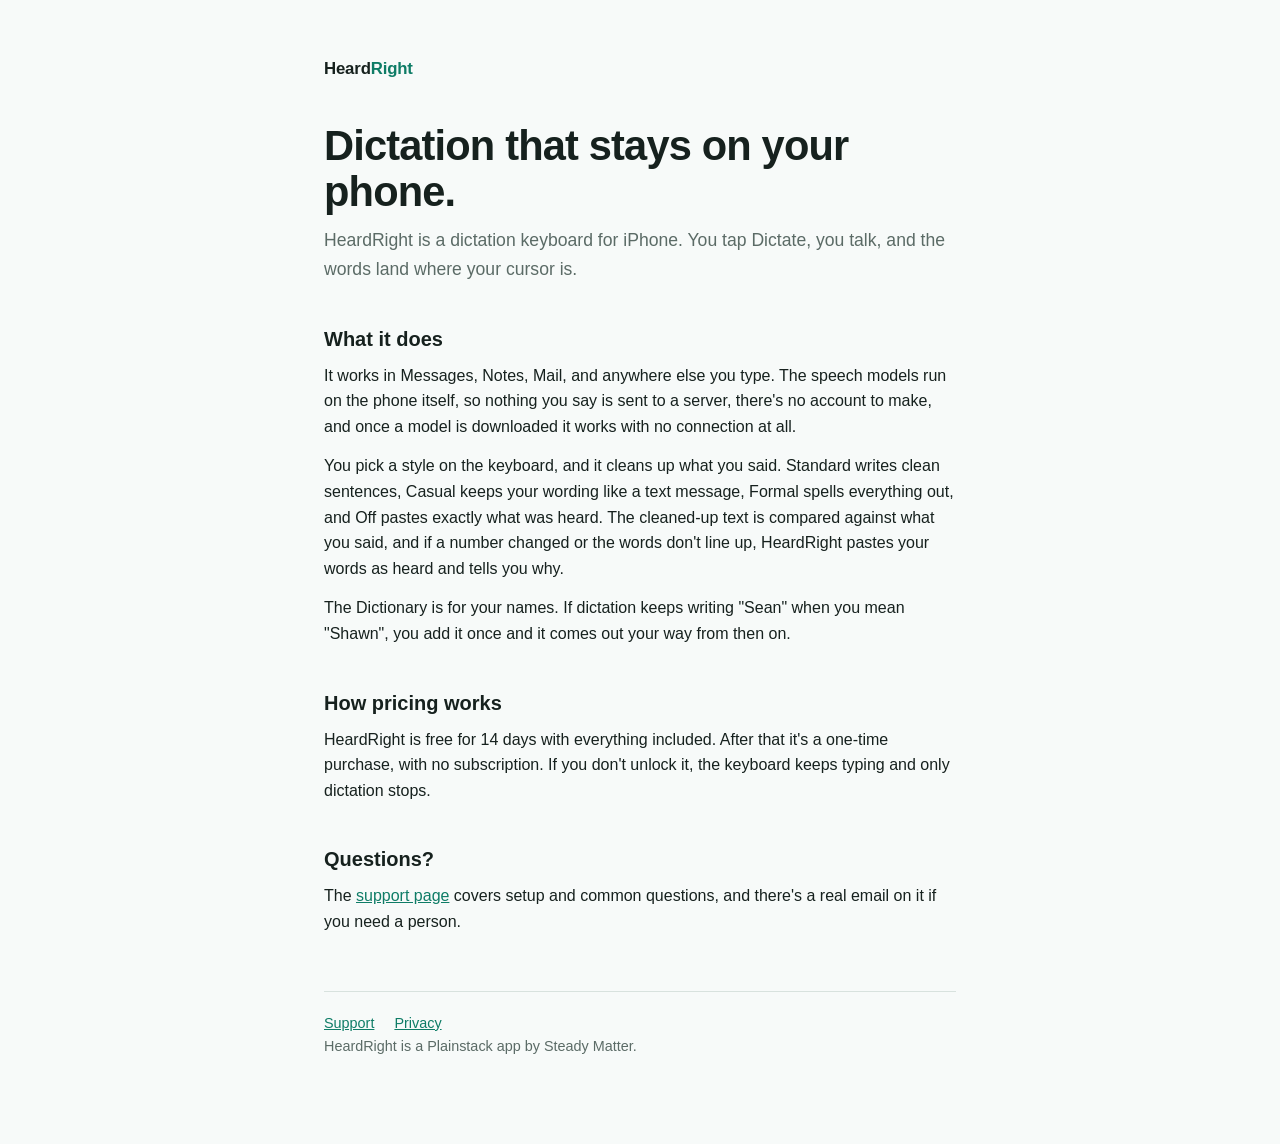
<file: index.html>
<!doctype html>
<html lang="en">
<head>
  <meta charset="utf-8">
  <meta name="viewport" content="width=device-width, initial-scale=1">
  <title>HeardRight — Dictation Keyboard for iPhone</title>
  <link rel="stylesheet" href="style.css">
</head>
<body>
<main>
  <header class="site">
    <a class="wordmark" href="index.html">Heard<span>Right</span></a>
  </header>

  <h1>Dictation that stays on your phone.</h1>
  <p class="lede">HeardRight is a dictation keyboard for iPhone. You tap Dictate, you talk, and the words land where your cursor is.</p>

  <h2>What it does</h2>
  <p>It works in Messages, Notes, Mail, and anywhere else you type. The speech models run on the phone itself, so nothing you say is sent to a server, there's no account to make, and once a model is downloaded it works with no connection at all.</p>
  <p>You pick a style on the keyboard, and it cleans up what you said. Standard writes clean sentences, Casual keeps your wording like a text message, Formal spells everything out, and Off pastes exactly what was heard. The cleaned-up text is compared against what you said, and if a number changed or the words don't line up, HeardRight pastes your words as heard and tells you why.</p>
  <p>The Dictionary is for your names. If dictation keeps writing "Sean" when you mean "Shawn", you add it once and it comes out your way from then on.</p>

  <h2>How pricing works</h2>
  <p>HeardRight is free for 14 days with everything included. After that it's a one-time purchase, with no subscription. If you don't unlock it, the keyboard keeps typing and only dictation stops.</p>

  <h2>Questions?</h2>
  <p>The <a href="support.html">support page</a> covers setup and common questions, and there's a real email on it if you need a person.</p>

  <footer>
    <nav>
      <a href="support.html">Support</a>
      <a href="privacy.html">Privacy</a>
    </nav>
    <p>HeardRight is a Plainstack app by Steady Matter.</p>
  </footer>
</main>
</body>
</html>
</file>
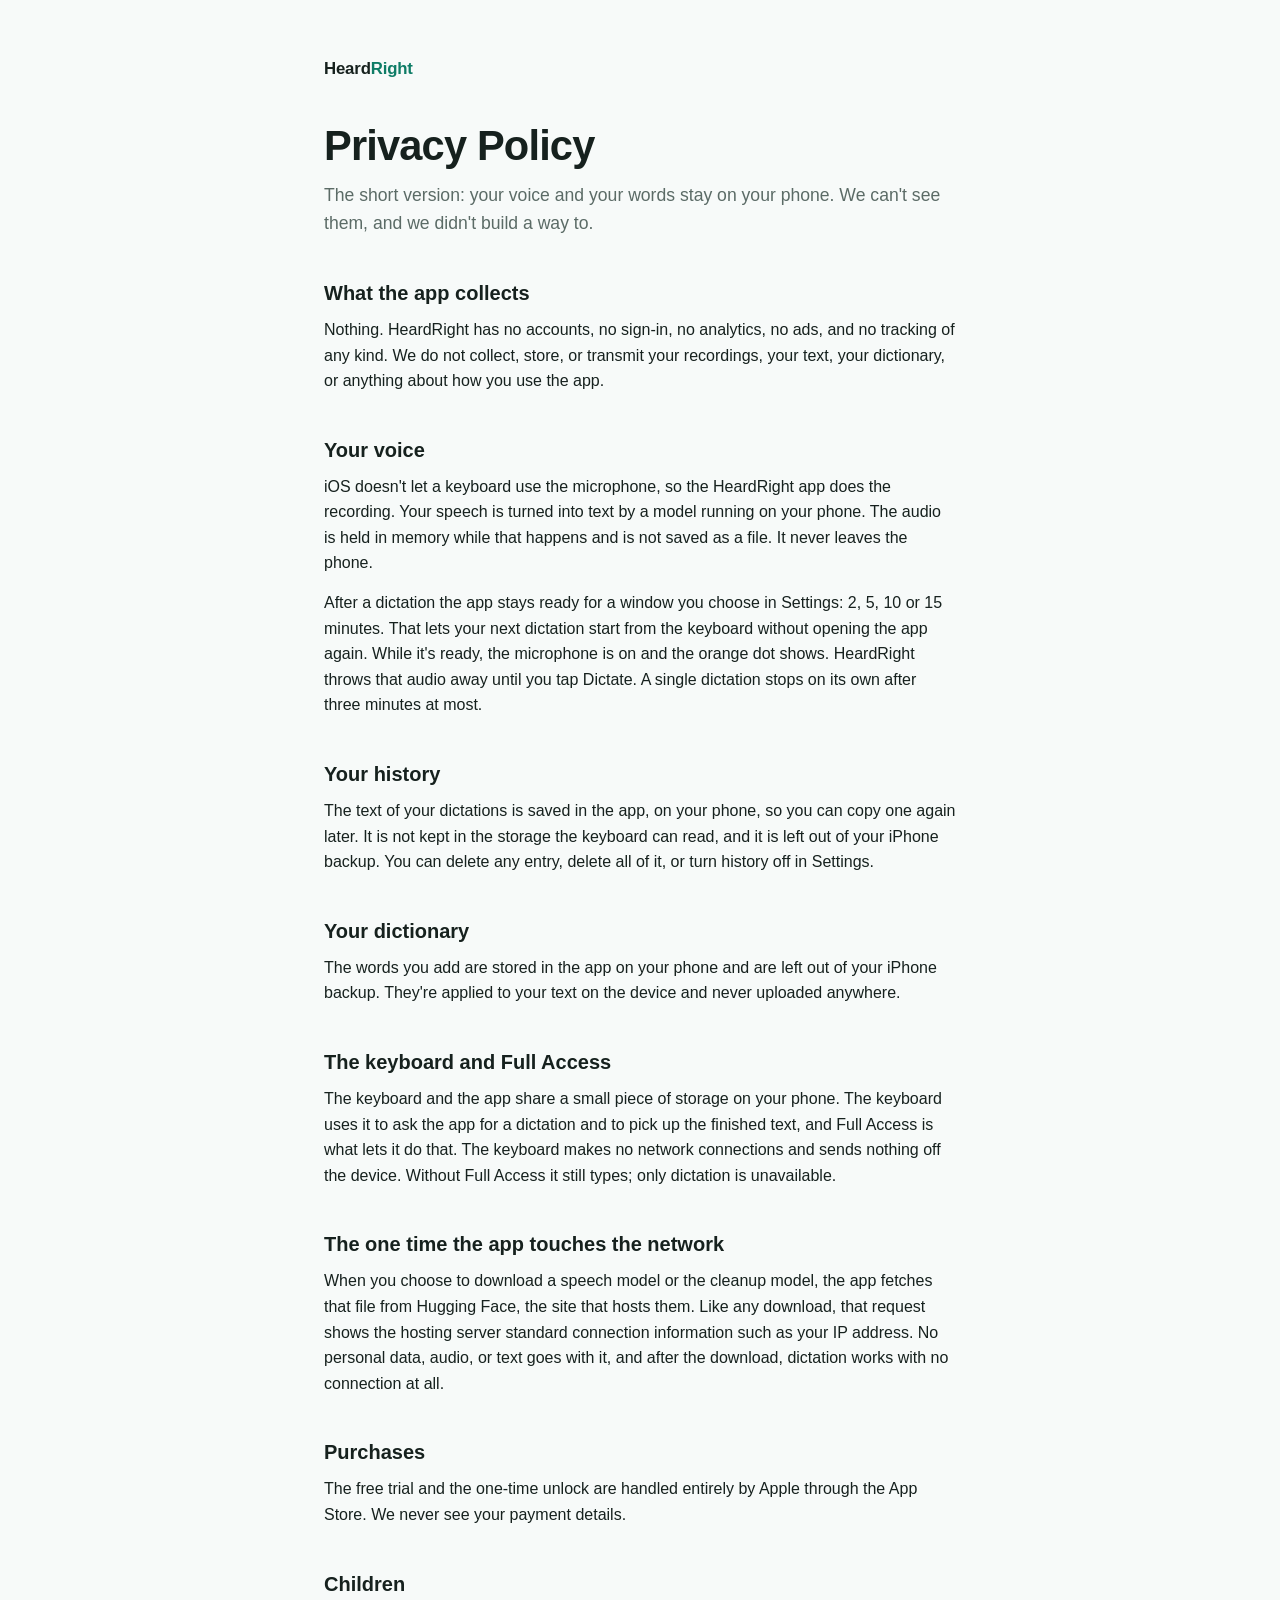
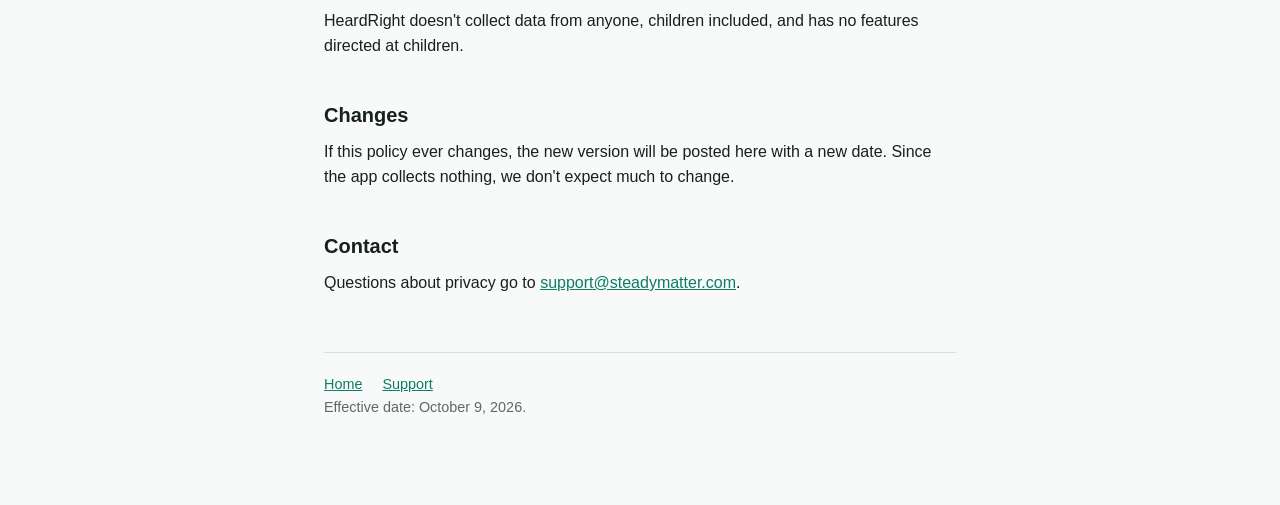
<file: privacy.html>
<!doctype html>
<html lang="en">
<head>
  <meta charset="utf-8">
  <meta name="viewport" content="width=device-width, initial-scale=1">
  <title>HeardRight Privacy Policy</title>
  <link rel="stylesheet" href="style.css">
</head>
<body>
<main>
  <header class="site">
    <a class="wordmark" href="index.html">Heard<span>Right</span></a>
  </header>

  <h1>Privacy Policy</h1>
  <p class="lede">The short version: your voice and your words stay on your phone. We can't see them, and we didn't build a way to.</p>

  <h2>What the app collects</h2>
  <p>Nothing. HeardRight has no accounts, no sign-in, no analytics, no ads, and no tracking of any kind. We do not collect, store, or transmit your recordings, your text, your dictionary, or anything about how you use the app.</p>

  <h2>Your voice</h2>
  <p>iOS doesn't let a keyboard use the microphone, so the HeardRight app does the recording. Your speech is turned into text by a model running on your phone. The audio is held in memory while that happens and is not saved as a file. It never leaves the phone.</p>
  <p>After a dictation the app stays ready for a window you choose in Settings: 2, 5, 10 or 15 minutes. That lets your next dictation start from the keyboard without opening the app again. While it's ready, the microphone is on and the orange dot shows. HeardRight throws that audio away until you tap Dictate. A single dictation stops on its own after three minutes at most.</p>

  <h2>Your history</h2>
  <p>The text of your dictations is saved in the app, on your phone, so you can copy one again later. It is not kept in the storage the keyboard can read, and it is left out of your iPhone backup. You can delete any entry, delete all of it, or turn history off in Settings.</p>

  <h2>Your dictionary</h2>
  <p>The words you add are stored in the app on your phone and are left out of your iPhone backup. They're applied to your text on the device and never uploaded anywhere.</p>

  <h2>The keyboard and Full Access</h2>
  <p>The keyboard and the app share a small piece of storage on your phone. The keyboard uses it to ask the app for a dictation and to pick up the finished text, and Full Access is what lets it do that. The keyboard makes no network connections and sends nothing off the device. Without Full Access it still types; only dictation is unavailable.</p>

  <h2>The one time the app touches the network</h2>
  <p>When you choose to download a speech model or the cleanup model, the app fetches that file from Hugging Face, the site that hosts them. Like any download, that request shows the hosting server standard connection information such as your IP address. No personal data, audio, or text goes with it, and after the download, dictation works with no connection at all.</p>

  <h2>Purchases</h2>
  <p>The free trial and the one-time unlock are handled entirely by Apple through the App Store. We never see your payment details.</p>

  <h2>Children</h2>
  <p>HeardRight doesn't collect data from anyone, children included, and has no features directed at children.</p>

  <h2>Changes</h2>
  <p>If this policy ever changes, the new version will be posted here with a new date. Since the app collects nothing, we don't expect much to change.</p>

  <h2>Contact</h2>
  <p>Questions about privacy go to <a href="mailto:support@steadymatter.com?subject=HeardRight%20privacy">support@steadymatter.com</a>.</p>

  <footer>
    <nav>
      <a href="index.html">Home</a>
      <a href="support.html">Support</a>
    </nav>
    <p>Effective date: October 9, 2026.</p>
  </footer>
</main>
</body>
</html>
</file>
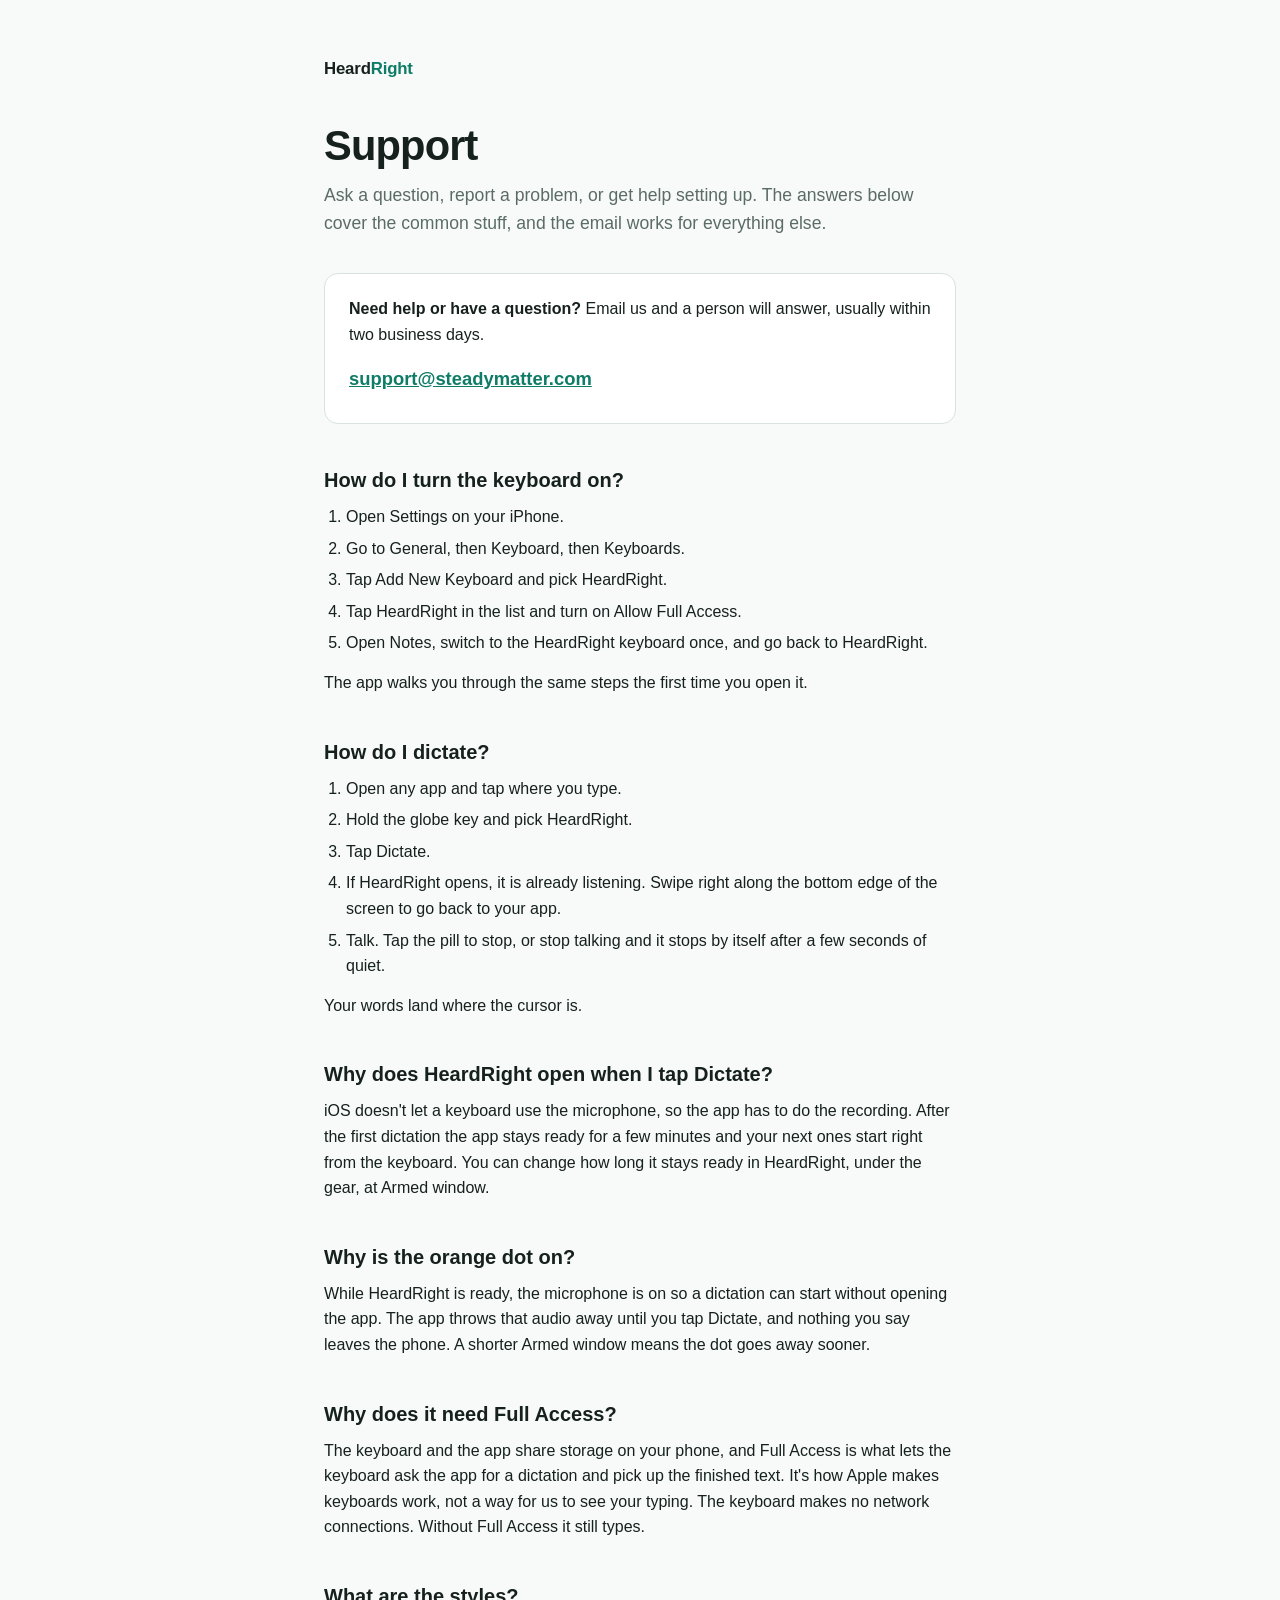
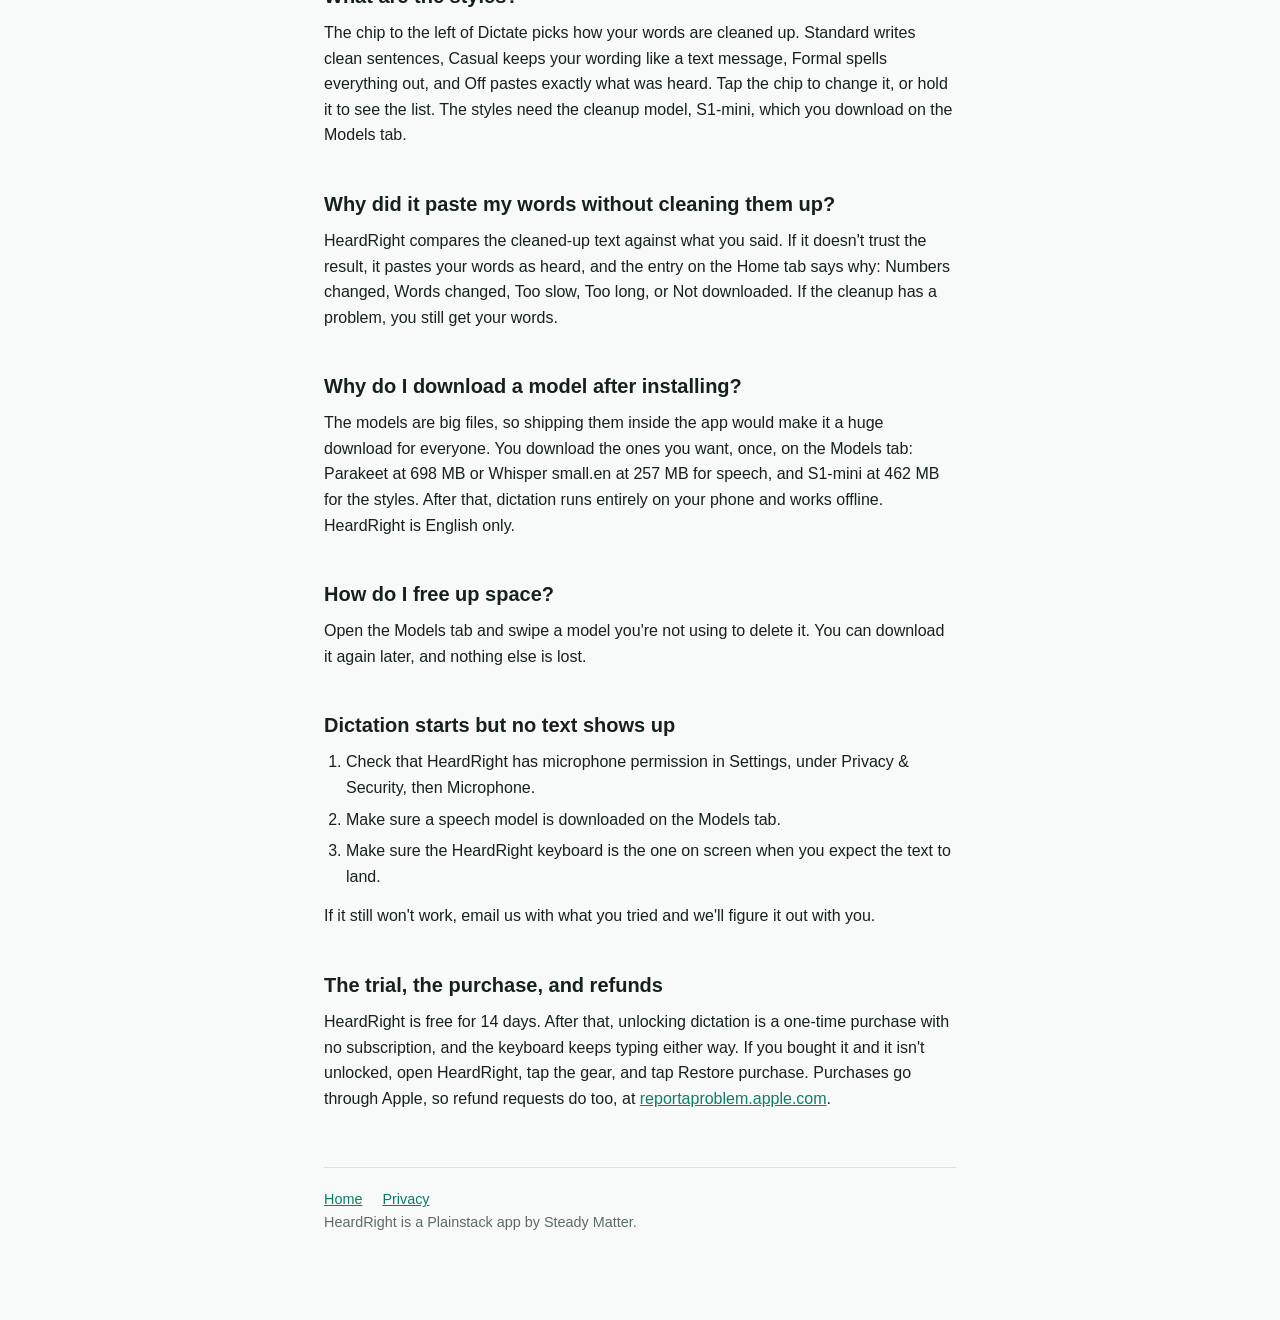
<file: support.html>
<!doctype html>
<html lang="en">
<head>
  <meta charset="utf-8">
  <meta name="viewport" content="width=device-width, initial-scale=1">
  <title>HeardRight Support</title>
  <link rel="stylesheet" href="style.css">
</head>
<body>
<main>
  <header class="site">
    <a class="wordmark" href="index.html">Heard<span>Right</span></a>
  </header>

  <h1>Support</h1>
  <p class="lede">Ask a question, report a problem, or get help setting up. The answers below cover the common stuff, and the email works for everything else.</p>

  <div class="contact">
    <p><strong>Need help or have a question?</strong> Email us and a person will answer, usually within two business days.</p>
    <a class="email" href="mailto:support@steadymatter.com?subject=HeardRight%20support">support@steadymatter.com</a>
  </div>

  <h2>How do I turn the keyboard on?</h2>
  <ol>
    <li>Open Settings on your iPhone.</li>
    <li>Go to General, then Keyboard, then Keyboards.</li>
    <li>Tap Add New Keyboard and pick HeardRight.</li>
    <li>Tap HeardRight in the list and turn on Allow Full Access.</li>
    <li>Open Notes, switch to the HeardRight keyboard once, and go back to HeardRight.</li>
  </ol>
  <p>The app walks you through the same steps the first time you open it.</p>

  <h2>How do I dictate?</h2>
  <ol>
    <li>Open any app and tap where you type.</li>
    <li>Hold the globe key and pick HeardRight.</li>
    <li>Tap Dictate.</li>
    <li>If HeardRight opens, it is already listening. Swipe right along the bottom edge of the screen to go back to your app.</li>
    <li>Talk. Tap the pill to stop, or stop talking and it stops by itself after a few seconds of quiet.</li>
  </ol>
  <p>Your words land where the cursor is.</p>

  <h2>Why does HeardRight open when I tap Dictate?</h2>
  <p>iOS doesn't let a keyboard use the microphone, so the app has to do the recording. After the first dictation the app stays ready for a few minutes and your next ones start right from the keyboard. You can change how long it stays ready in HeardRight, under the gear, at Armed window.</p>

  <h2>Why is the orange dot on?</h2>
  <p>While HeardRight is ready, the microphone is on so a dictation can start without opening the app. The app throws that audio away until you tap Dictate, and nothing you say leaves the phone. A shorter Armed window means the dot goes away sooner.</p>

  <h2>Why does it need Full Access?</h2>
  <p>The keyboard and the app share storage on your phone, and Full Access is what lets the keyboard ask the app for a dictation and pick up the finished text. It's how Apple makes keyboards work, not a way for us to see your typing. The keyboard makes no network connections. Without Full Access it still types.</p>

  <h2>What are the styles?</h2>
  <p>The chip to the left of Dictate picks how your words are cleaned up. Standard writes clean sentences, Casual keeps your wording like a text message, Formal spells everything out, and Off pastes exactly what was heard. Tap the chip to change it, or hold it to see the list. The styles need the cleanup model, S1-mini, which you download on the Models tab.</p>

  <h2>Why did it paste my words without cleaning them up?</h2>
  <p>HeardRight compares the cleaned-up text against what you said. If it doesn't trust the result, it pastes your words as heard, and the entry on the Home tab says why: Numbers changed, Words changed, Too slow, Too long, or Not downloaded. If the cleanup has a problem, you still get your words.</p>

  <h2>Why do I download a model after installing?</h2>
  <p>The models are big files, so shipping them inside the app would make it a huge download for everyone. You download the ones you want, once, on the Models tab: Parakeet at 698 MB or Whisper small.en at 257 MB for speech, and S1-mini at 462 MB for the styles. After that, dictation runs entirely on your phone and works offline. HeardRight is English only.</p>

  <h2>How do I free up space?</h2>
  <p>Open the Models tab and swipe a model you're not using to delete it. You can download it again later, and nothing else is lost.</p>

  <h2>Dictation starts but no text shows up</h2>
  <ol>
    <li>Check that HeardRight has microphone permission in Settings, under Privacy &amp; Security, then Microphone.</li>
    <li>Make sure a speech model is downloaded on the Models tab.</li>
    <li>Make sure the HeardRight keyboard is the one on screen when you expect the text to land.</li>
  </ol>
  <p>If it still won't work, email us with what you tried and we'll figure it out with you.</p>

  <h2>The trial, the purchase, and refunds</h2>
  <p>HeardRight is free for 14 days. After that, unlocking dictation is a one-time purchase with no subscription, and the keyboard keeps typing either way. If you bought it and it isn't unlocked, open HeardRight, tap the gear, and tap Restore purchase. Purchases go through Apple, so refund requests do too, at <a href="https://reportaproblem.apple.com">reportaproblem.apple.com</a>.</p>

  <footer>
    <nav>
      <a href="index.html">Home</a>
      <a href="privacy.html">Privacy</a>
    </nav>
    <p>HeardRight is a Plainstack app by Steady Matter.</p>
  </footer>
</main>
</body>
</html>
</file>
<file: style.css>
:root {
  --paper: #F7FAF9;
  --ink: #16211E;
  --ink-muted: #5B6B66;
  --accent: #0E7C66;
  --card: #FFFFFF;
  --border: #D8E2DE;
  color-scheme: light dark;
}
@media (prefers-color-scheme: dark) {
  :root {
    --paper: #101917;
    --ink: #E8F0EE;
    --ink-muted: #93A6A0;
    --accent: #2EB394;
    --card: #1A2522;
    --border: #2A3833;
  }
}
* { box-sizing: border-box; }
body {
  margin: 0;
  background: var(--paper);
  color: var(--ink);
  font-family: -apple-system, BlinkMacSystemFont, "Segoe UI", sans-serif;
  line-height: 1.6;
}
main {
  max-width: 680px;
  margin: 0 auto;
  padding: 56px 24px 72px;
}
header.site {
  margin-bottom: 40px;
}
.wordmark {
  font-size: 1.05rem;
  font-weight: 700;
  letter-spacing: -0.01em;
  color: var(--ink);
  text-decoration: none;
}
.wordmark span { color: var(--accent); }
h1 {
  font-size: clamp(1.9rem, 5vw, 2.6rem);
  font-weight: 800;
  letter-spacing: -0.02em;
  line-height: 1.1;
  margin: 0 0 12px;
}
.lede {
  font-size: 1.1rem;
  color: var(--ink-muted);
  margin: 0 0 36px;
}
h2 {
  font-size: 1.25rem;
  font-weight: 700;
  margin: 40px 0 8px;
}
p { margin: 0 0 14px; }
ol, ul { margin: 0 0 14px; padding-left: 22px; }
li { margin-bottom: 6px; }
a { color: var(--accent); }
.contact {
  background: var(--card);
  border: 1px solid var(--border);
  border-radius: 14px;
  padding: 22px 24px;
  margin: 0 0 8px;
}
.contact p { margin: 0 0 10px; }
.contact .email {
  display: inline-block;
  font-size: 1.15rem;
  font-weight: 700;
  min-height: 44px;
  line-height: 44px;
}
footer {
  margin-top: 56px;
  padding-top: 20px;
  border-top: 1px solid var(--border);
  color: var(--ink-muted);
  font-size: 0.9rem;
}
footer nav a { margin-right: 16px; }
</file>
